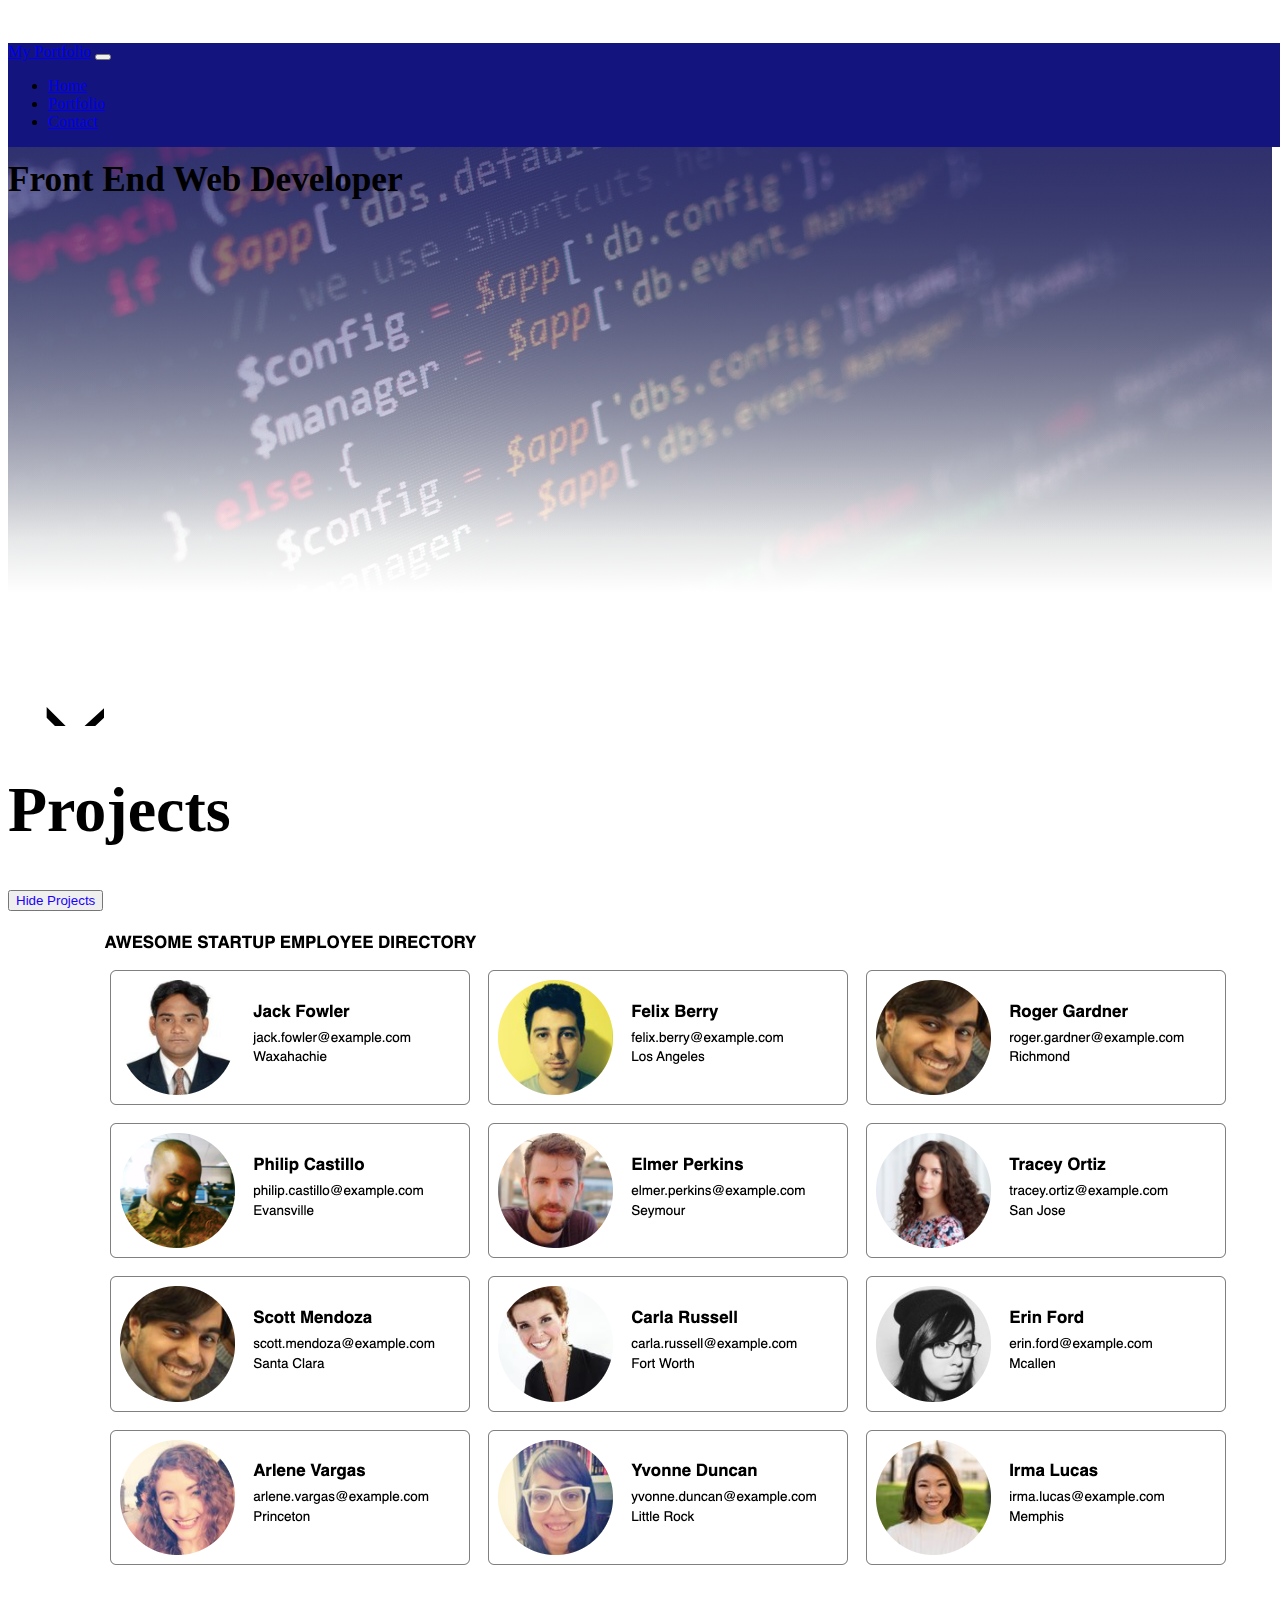
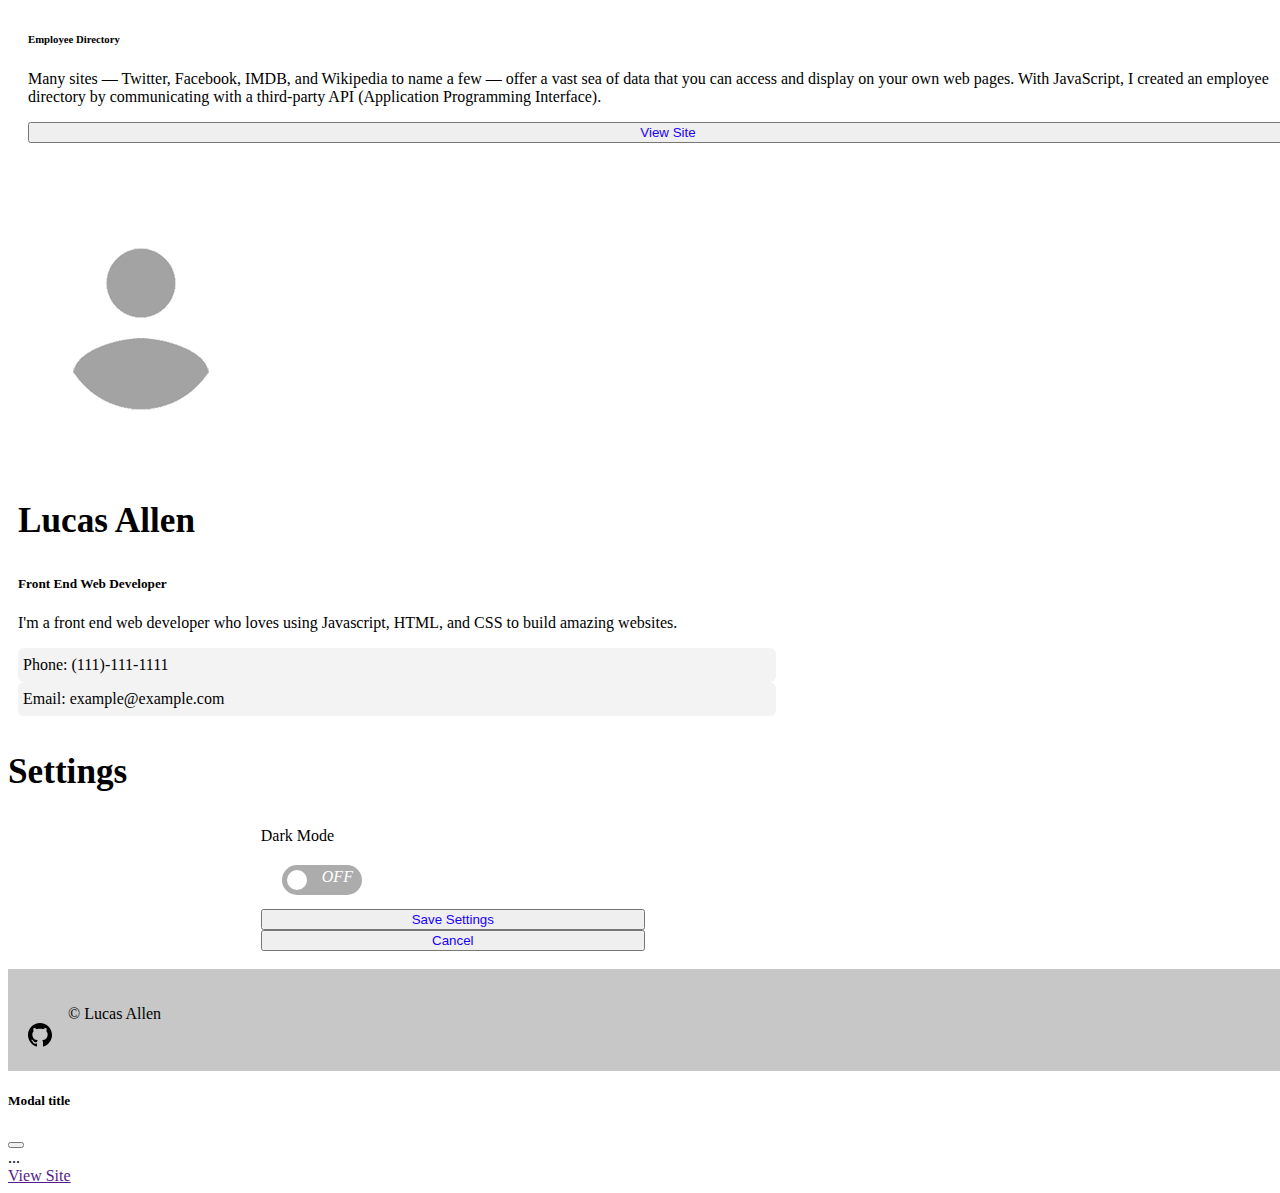
<file: index.html>
<!DOCTYPE html>
<html lang="en">
<head>
    <meta charset="UTF-8">
    <meta name="viewport" content="width=device-width, initial-scale=1.0">
    <title>Capstone Portfolio</title>
    <link rel="stylesheet" href="css/style.css">
    <link rel="icon" type="image/png" sizes="32x32" href="images/codingLogo.png">
</head>
<body>
    <!-- 
        ============
        Navigation
        ============
     -->
     <nav class="navbar navbar-expand-lg navbar-dark" id="home">
      <div class="container-fluid">
        <a class="navbar-brand" href="#">My Portfolio</a>
        <button class="navbar-toggler" type="button" data-bs-toggle="collapse" data-bs-target="#navbarSupportedContent" aria-controls="navbarSupportedContent" aria-expanded="false" aria-label="Toggle navigation">
          <span class="navbar-toggler-icon"></span>
        </button>
        <div class="collapse navbar-collapse" id="navbarSupportedContent">
          <ul class="navbar-nav me-auto mb-2 mb-lg-0">
            <li class="nav-item">
              <a class="nav-link" aria-current="page" href="#">Home</a>
            </li>
            <li class="nav-item">
              <a class="nav-link" href="#portfolio">Portfolio</a>
            </li>
            <li class="nav-item">
              <a class="nav-link" href="#contact" tabindex="-1">Contact</a>
            </li>
          </ul>
        </div>
      </div>
    </nav>

        <!-- 
        ============
        /////Navigation
        ============
     -->
    <div class="header d-flex align-items-start flex-column  justify-content-center" >
      <h1 class="display-2 text-center text-white">Lucas Allen</h1>
      <h3 class="lead text-center text-white">Front End Web Developer</h3>
    </div>

    <div class="d-flex justify-content-center arrow">
    <a href="#projects">
    <?xml version="1.0" encoding="UTF-8" standalone="no"?><!-- Generator: Gravit.io --><svg xmlns="http://www.w3.org/2000/svg" xmlns:xlink="http://www.w3.org/1999/xlink" style="isolation:isolate" viewBox="0 0 100 100" width="100pt" height="100pt"><defs><clipPath id="_clipPath_8p1D8SF1ivGH24BxOqLdsAyUqDIB2NpT"><rect width="100" height="100"/></clipPath></defs><g clip-path="url(#_clipPath_8p1D8SF1ivGH24BxOqLdsAyUqDIB2NpT)"><mask id="_mask_IO36ZFClcEPAdBBuRfFIJS0jMqmpCvu5"><path d=" M 29 35.5 L 50 56.5 L 72 36.5 L 72 43.5 L 50 64.5 L 29 43.5 L 29 35.5 Z " fill="white" stroke="none"/></mask><path d=" M 29 35.5 L 50 56.5 L 72 36.5 L 72 43.5 L 50 64.5 L 29 43.5 L 29 35.5 Z " fill="none"/><path d=" M 29 35.5 L 50 56.5 L 72 36.5 L 72 43.5 L 50 64.5 L 29 43.5 L 29 35.5 Z " fill="none" mask="url(#_mask_IO36ZFClcEPAdBBuRfFIJS0jMqmpCvu5)" vector-effect="non-scaling-stroke" class="fill" stroke-width="8" stroke="rgb(0,0,0)" stroke-linejoin="miter" stroke-linecap="square" stroke-miterlimit="3"/></g></svg>
  </a>
  </div>
    <section id="projects">
    <h1 class="text-center change">Projects</h1>
    </section>
    <div class="text-center">
      <button class="toggle-projects btn btn-primary inline">Hide Projects</button>
    </div>
    <div class=" flex-wrap justify-content-center flex-xs-column project-container" id="portfolio">

      <div class="col-md-4 col-lg-3 col-sm-10 card-container background-white">
        <div class="card border-none mb-3">
          <div>
              <img src="images/project-8-screenshot.png" class="card-img-top" alt="project 8">
              <div class="overlay"> <h3 class="overlay-text d-flex justify-content-center align-items-center">Project 8</h3></div>
            </div>
            
          <div class="card-body">
            <h6 class="title1">Employee Directory</h6>
            <p class="paragraph-1">Many sites — Twitter, Facebook, IMDB, and Wikipedia to name a few — offer a vast sea of data that you can access and display on your own web pages. With JavaScript, I created an employee directory by communicating with a third-party API (Application Programming Interface). </p>
          </div>
    </div>
    <div class="mt-auto">
      <button type="button" class="btn btn-primary view-site-button" data-bs-toggle="modal" data-bs-target="#exampleModal" id="1">View Site</button>
    </div>
      </div>



      <div class="col-md-4 col-lg-3 col-sm-10 card-container background-white">
        <div class="card border-none mb-3">
          <div>
            <img src="images/project-7-screenshot.png" class="card-img-top" alt="project 7" >
            <div class="overlay"> <h3 class="overlay-text d-flex justify-content-center align-items-center">Project 7</h3></div>
          </div>
            

          <div class="card-body">
            <h6 class="title2">WebApp Dashboard</h6>
            <p class="paragraph-2">An interactive dashboard for a web application using advanced web techniques including SVG graphics and JavaScript programming. The project involves creating tables, charts, graphics and other user interface components in a manner that promotes interactivity and usability.</p>
          </div>
    </div>
    <div class="mt-auto">
      <button type="button" class="btn btn-primary view-site-button" data-bs-toggle="modal" data-bs-target="#exampleModal"  id="2">View Site</button>
    </div>
      </div>



      <div class="col-md-4 col-lg-3 col-sm-10 card-container background-white">
        <div class="card border-none mb-3">
              
              <div>
                <img src="images/project-6-screenshot.png" class="card-img-top" alt="project 6">
                <div class="overlay"> <h3 class="overlay-text d-flex justify-content-center align-items-center">Project 6</h3></div>
              </div>

              
          <div class="card-body">
            <h6 class="title3">Wheel Of Sucess</h6>
            <p class="paragraph-3">In this project, I created a browser version of “Wheel of Success”, a word guessing game. I used Javascript to come up with a random phrase that players will try to guess by entering different letters into the program. You have five lives and the game ends when you lose them.</p>
          </div>
    </div>
    <div class="mt-auto">
      <button type="button" class="btn btn-primary view-site-button" data-bs-toggle="modal" data-bs-target="#exampleModal"  id="3">View Site</button>
    </div>
      </div>



      <div class="col-md-4 col-lg-3 col-sm-10 card-container background-white">
        <div class="card border-none mb-3">

          <div>
            <img src="images/project-5-screenshot.png" class="card-img-top" alt="project 5">
            <div class="overlay"> <h3 class="overlay-text d-flex justify-content-center align-items-center">Project 5</h3></div>
          </div>

            
          <div class="card-body">
            <h6 class="title4">Interactive Photo Gallery</h6>
            <p class="paragraph-4">Interactive image galleries are a common feature of many websites, from photo sites to e-commerce applications. Using HTML, CSS and the popular programming language JavaScript I created an interactive, searchable gallery of photos.</p>
          </div>
    </div>
    <div class="mt-auto">
      <button type="button" class="btn btn-primary view-site-button" data-bs-toggle="modal" data-bs-target="#exampleModal"  id="4">View Site</button>
    </div>
      </div>



      <div class="col-md-4 col-lg-3 col-sm-10 card-container background-white">
        <div class="card border-none mb-3">

          <div>
            <img src="images/project-4-screenshot.png" class="card-img-top" alt="project 4">
            <div class="overlay"> <h3 class="overlay-text d-flex justify-content-center align-items-center">Project 4</h3></div>
          </div>
            
          <div class="card-body">
            <h6 class="title5">Web Style Guide</h6>
            <p class="paragraph-5">Sass is used by many developers to make styling web pages with CSS easier and faster. I Created a style guide that can act as your own personal and custom Bootstrap that you can drop into any of your projects to speed up styling, layout and development in general.</p>
          </div>
      </div>
      <div class="mt-auto">
        <button type="button" class="btn btn-primary view-site-button" data-bs-toggle="modal" data-bs-target="#exampleModal"  id="5">View Site</button>
      </div>
</div>


<div class="col-md-4 col-lg-3 col-sm-10 card-container background-white">
  <div class="card border-none mb-3">
    <div>
      <img src="images/project-3-screenshot.png" class="card-img-top" alt="project 3" >
      <div class="overlay"> <h3 class="overlay-text d-flex justify-content-center align-items-center">Project 3</h3></div>
    </div>
      
    <div class="card-body">
      <h6 class="title6">Online Registration Form</h6>
      <p class="paragraph-6">Web forms appear everywhere online: forms allow users to order books, sign up for websites, and post to Facebook. This project uses a responsive, mobile-first registration form using a variety of HTML form elements.</p>
    </div>
</div>
<div class="mt-auto">
  <button type="button" class="btn btn-primary view-site-button" data-bs-toggle="modal" data-bs-target="#exampleModal"  id="6">View Site</button>
</div>
</div>
</div>

<br>
      <div class="container about" id="contact">
        <div class="flex-lg-row d-flex flex-sm-column about-contact">
          <div class="d-flex justify-content-center img-container">
            <img src="images/person.png"  class="img-fluid rounded-circle" alt="profile">
          </div>
          <div class="col-sm align-items-center d-flex about-text">
            <div class="column d-flex flex-column ml">
              <h3 class="text-center change">Lucas Allen</h3>
              <h5 class="text-center change">Front End Web Developer</h5>
              <p class="text-center change"> I'm a front end web developer who loves using Javascript, HTML, and CSS to build amazing websites.</p>
              <div class="background-gray change">Phone: <span>(111)-111-1111</span></div>
              <div class="background-gray change">Email: <span>example@example.com</span></div>
            </div>
          </div>
        </div>
      </div>


      <h3 class="text-center change">Settings</h3>
              <div class="d-flex flex-column setting">
                <div class="d-flex flex-row switch-div justify-content-end">
                <p class="dark-mode change">Dark Mode</p>
                <label for="switch" class="label">
                  <input type="checkbox" id="switch">
                  <i class="notifications"><span class="on">ON</span><span class="off">OFF</span></i>
                </label>
                </div>
                <div class="d-flex flex-wrap">
                  <button class="btn btn-primary save" type="button">Save Settings</button>
                  <button class="btn btn-secondary cancel" type="button">Cancel</button>
                </div>
              </div>
    <br>
      <footer class="d-flex align-items-center">
        <p class="footer-text">&copy; Lucas Allen</p>
       <a href="https://github.com/lukieboy" class="social-link" target="_blank">
        <svg xmlns="http://www.w3.org/2000/svg" width="24" height="24" viewBox="0 0 24 24" class="github"><path class="github-icon" d="M12 0c-6.626 0-12 5.373-12 12 0 5.302 3.438 9.8 8.207 11.387.599.111.793-.261.793-.577v-2.234c-3.338.726-4.033-1.416-4.033-1.416-.546-1.387-1.333-1.756-1.333-1.756-1.089-.745.083-.729.083-.729 1.205.084 1.839 1.237 1.839 1.237 1.07 1.834 2.807 1.304 3.492.997.107-.775.418-1.305.762-1.604-2.665-.305-5.467-1.334-5.467-5.931 0-1.311.469-2.381 1.236-3.221-.124-.303-.535-1.524.117-3.176 0 0 1.008-.322 3.301 1.23.957-.266 1.983-.399 3.003-.404 1.02.005 2.047.138 3.006.404 2.291-1.552 3.297-1.23 3.297-1.23.653 1.653.242 2.874.118 3.176.77.84 1.235 1.911 1.235 3.221 0 4.609-2.807 5.624-5.479 5.921.43.372.823 1.102.823 2.222v3.293c0 .319.192.694.801.576 4.765-1.589 8.199-6.086 8.199-11.386 0-6.627-5.373-12-12-12z"/></svg>
      </a>
      </footer>


    <script src="https://cdn.jsdelivr.net/npm/@popperjs/core@2.5.4/dist/umd/popper.min.js" integrity="sha384-q2kxQ16AaE6UbzuKqyBE9/u/KzioAlnx2maXQHiDX9d4/zp8Ok3f+M7DPm+Ib6IU" crossorigin="anonymous"></script>
    <script src="https://cdn.jsdelivr.net/npm/bootstrap@5.0.0-beta1/dist/js/bootstrap.min.js" integrity="sha384-pQQkAEnwaBkjpqZ8RU1fF1AKtTcHJwFl3pblpTlHXybJjHpMYo79HY3hIi4NKxyj" crossorigin="anonymous"></script>
    <link href="https://cdn.jsdelivr.net/npm/bootstrap@5.0.0-beta1/dist/css/bootstrap.min.css" rel="stylesheet" integrity="sha384-giJF6kkoqNQ00vy+HMDP7azOuL0xtbfIcaT9wjKHr8RbDVddVHyTfAAsrekwKmP1" crossorigin="anonymous">
    <script src="https://cdn.jsdelivr.net/npm/bootstrap@5.0.0-beta1/dist/js/bootstrap.bundle.min.js" integrity="sha384-ygbV9kiqUc6oa4msXn9868pTtWMgiQaeYH7/t7LECLbyPA2x65Kgf80OJFdroafW" crossorigin="anonymous"></script>
    <script src="js/app.js"></script>




<!-- Modal -->
<div class="modal fade" id="exampleModal" tabindex="-1" aria-labelledby="exampleModalLabel" aria-hidden="true">
  <div class="modal-dialog">
    <div class="modal-content">
      <div class="modal-header">
        <h5 class="modal-title" id="exampleModalLabel">Modal title</h5>
        <button type="button" class="btn-close" data-bs-dismiss="modal" aria-label="Close"></button>
      </div>
      <div class="modal-body">
        ...
      </div>
      <div class="modal-skills">
      </div>
      <div class="modal-footer">
        <a href="" class="modal-button site-link btn btn-primary" target="_blank" role="button">
          View Site
        </a>
      </div>
    </div>
  </div>
</div>
</body>
</html>
</file>
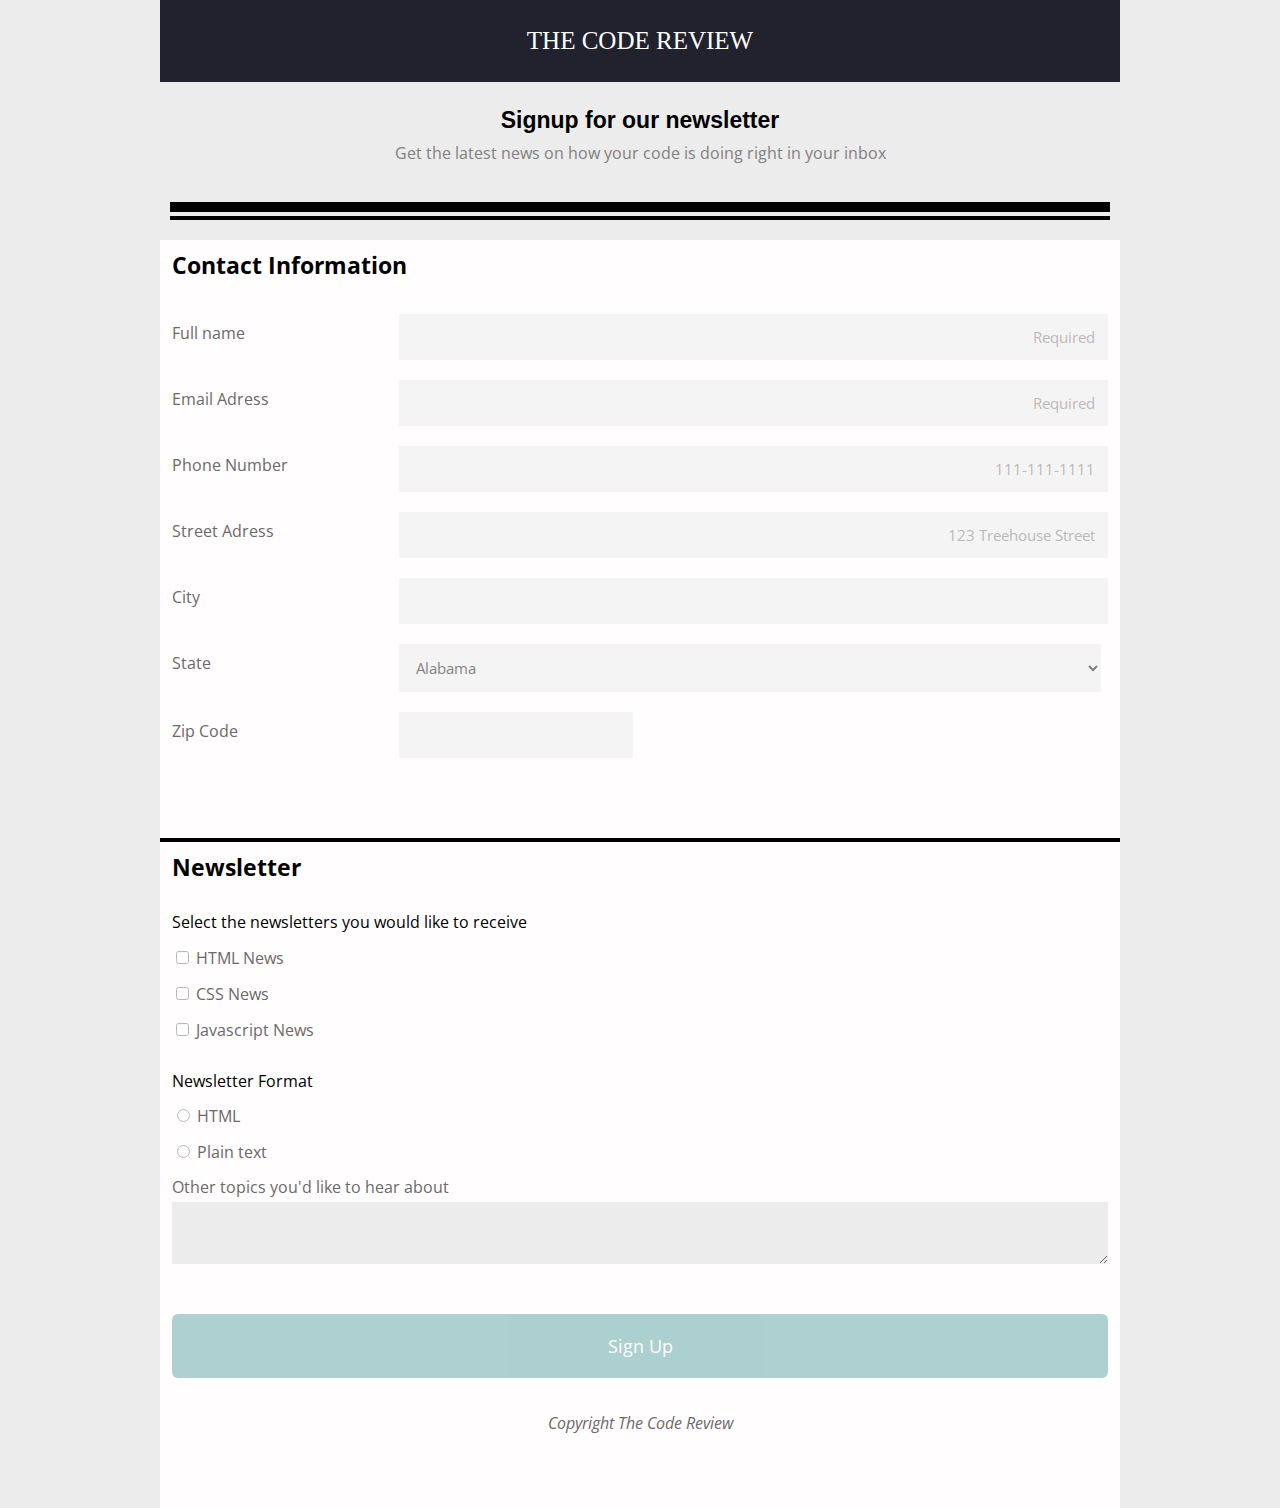
<file: projects/3-project/index.html>
<!DOCTYPE html>
<html lang="en">
<head>
    <meta charset="UTF-8">
    <meta name="viewport" content="width=device-width, initial-scale=1.0">
    <meta http-equiv="X-UA-Compatible" content="ie=edge">
    <link rel="stylesheet" href="normalize.css">
    <link rel="stylesheet" href="styles.css">
    <title>The code Review</title>
    <link href="https://fonts.googleapis.com/css2?family=Open+Sans&display=swap" rel="stylesheet">
</head>
<body>

        <header class="flex header">
            <h1 class="title">The code review</h1>
        </header>
            <h1 class="subtitle">Signup for our newsletter</h1>
            <p class="description">Get the latest news on how your code is doing right in your inbox</p>
            <p class="background"></p>
            <hr class="thick">
            <hr class="thin">







    <form>
        <fieldset class="flex container-1">
                    <legend class="contact">Contact Information</legend>

                        <div class="flex-pair">
                            <label for="user-name">Full name</label>
                            <input required type="text" id="user-name" placeholder="Required" name="user-name">
                        </div>

                        <div class="flex-pair">
                            <label for="user-email">Email Adress</label>
                            <input type="email" id="user-email"  name="user-email" placeholder="Required" required>
                        </div>

                        <div class="flex-pair">
                            <label for="user-phone">Phone Number</label>
                            <input type="tel" id="user-phone" name="user-phone" placeholder="111-111-1111"  pattern="[0-9]{3}-[0-9]{3}-[0-9]{4}" class="left">
                        </div>  

                        <div class="flex-pair">
                            <label for="user-adress">Street Adress</label>
                            <input type="text" id="user-adress" name="user-adress" placeholder="123 Treehouse Street" >
                        </div>

                        <div class="flex-pair">
                            <label for="user-city">City</label>
                            <input type="text" id="user-city" name="user-city" >
                        </div>


                        <div class="flex-pair">
                            <label for="users-state">State</label>
                            <select id="users-state" name="users-state" class="select" >
                                <optgroup label="Choose State"></optgroup>
                                <option value="AL">Alabama</option>
                                <option value="AK">Alaska</option>
                                <option value="AZ">Arizona</option>
                                <option value="AR">Arkansas</option>
                                <option value="CA">California</option>
                                <option value="CO">Colorado</option>
                                <option value="CT">Connecticut</option>
                                <option value="DE">Delaware</option>
                                <option value="DC">District Of Columbia</option>
                                <option value="FL">Florida</option>
                                <option value="GA">Georgia</option>
                                <option value="HI">Hawaii</option>
                                <option value="ID">Idaho</option>
                                <option value="IL">Illinois</option>
                                <option value="IN">Indiana</option>
                                <option value="IA">Iowa</option>
                                <option value="KS">Kansas</option>
                                <option value="KY">Kentucky</option>
                                <option value="LA">Louisiana</option>
                                <option value="ME">Maine</option>
                                <option value="MD">Maryland</option>
                                <option value="MA">Massachusetts</option>
                                <option value="MI">Michigan</option>
                                <option value="MN">Minnesota</option>
                                <option value="MS">Mississippi</option>
                                <option value="MO">Missouri</option>
                                <option value="MT">Montana</option>
                                <option value="NE">Nebraska</option>
                                <option value="NV">Nevada</option>
                                <option value="NH">New Hampshire</option>
                                <option value="NJ">New Jersey</option>
                                <option value="NM">New Mexico</option>
                                <option value="NY">New York</option>
                                <option value="NC">North Carolina</option>
                                <option value="ND">North Dakota</option>
                                <option value="OH">Ohio</option>
                                <option value="OK">Oklahoma</option>
                                <option value="OR">Oregon</option>
                                <option value="PA">Pennsylvania</option>
                                <option value="RI">Rhode Island</option>
                                <option value="SC">South Carolina</option>
                                <option value="SD">South Dakota</option>
                                <option value="TN">Tennessee</option>
                                <option value="TX">Texas</option>
                                <option value="UT">Utah</option>
                                <option value="VT">Vermont</option>
                                <option value="VA">Virginia</option>
                                <option value="WA">Washington</option>
                                <option value="WV">West Virginia</option>
                                <option value="WI">Wisconsin</option>
                                <option value="WY">Wyoming</option>
                            </select>
                        </div>
                        
                        <div class="flex-pair">         
                            <label for="user-zip">Zip Code</label>
                            <input type="text" id="user-zip" name="user-zip" class="select">
                        </div>   
        </fieldset>
        <hr>

    <fieldset class="container-2">

            <legend>Newsletter</legend>
            <p class="left">Select the newsletters you would like to receive</p>


                <input type="checkbox" id="user-news-option1" name="user-news-option">
                <label for="user-news-option1">HTML News</label><br>


                <input type="checkbox" id="user-news-option2" name="user-news-option">
                <label for="user-news-option2">CSS News</label><br>


                <input type="checkbox" id="user-news-option3" name="user-news-option">
                <label for="user-news-option3">Javascript News</label>




            <p class="left">Newsletter Format</p>


                <input type="radio" id="user-news-format1" name="user-news-format" class="inline">
                <label for="user-news-format1">HTML</label><br>

                <input type="radio" id="user-news-format2" name="user-news-format">
                <label for="user-news-format2">Plain text</label><br>

                <div class="container-3 flex">
                    <label for="user-topics">Other topics you'd like to hear about</label>
                    <textarea  name="user-topics" id="user-topics"></textarea>
                    <input type="submit" value="Sign Up" class="btn">
                    <p class="copyright">Copyright The Code Review</p>
                </div>
    </fieldset>
    </form>


</body>
</html>
</file>
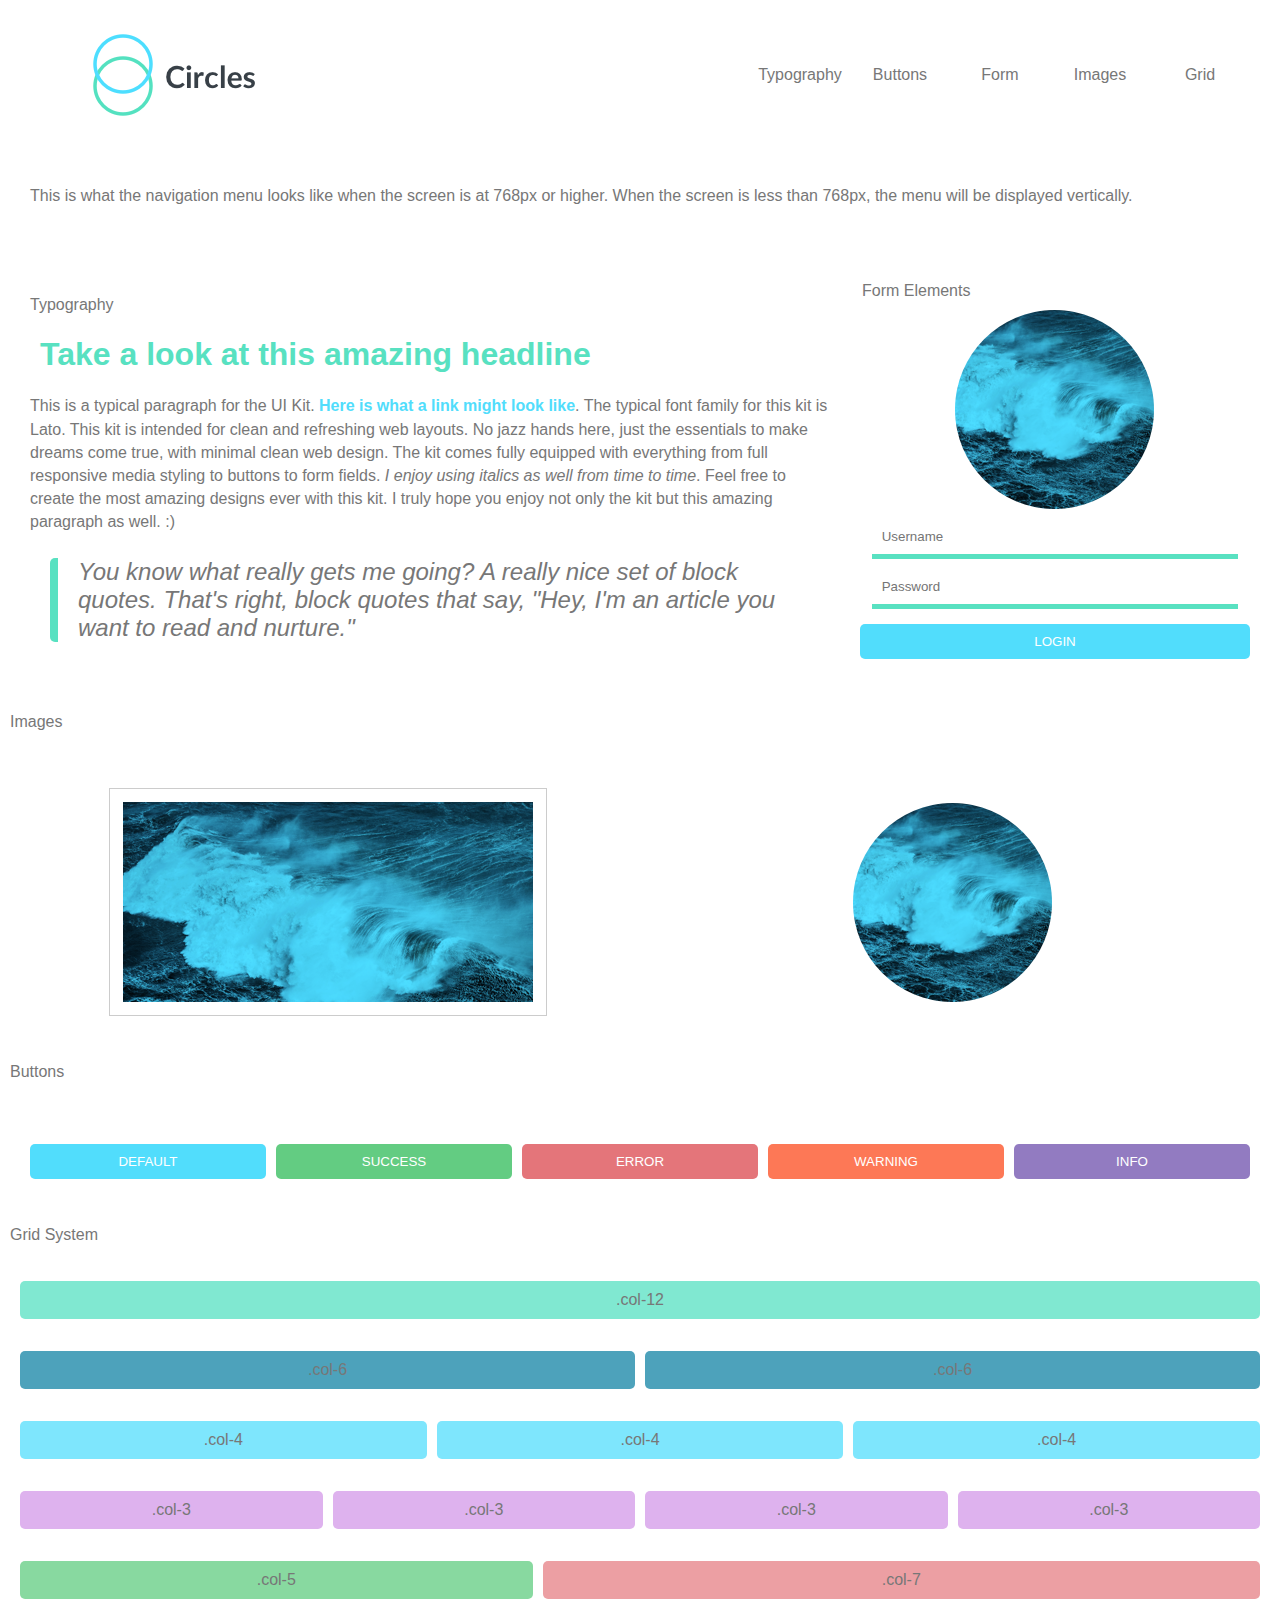
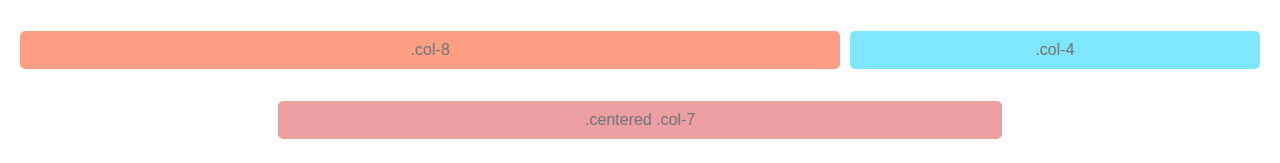
<file: projects/4-project/index.html>
<!doctype html>
<html lang="en">

<head>
  <meta charset="utf-8">
  <title>Circles UI Kit</title>
  <meta name="viewport" content="width=device-width, initial-scale=1">
  <link rel="stylesheet" href="css/styles.css">
</head>

<body class="container">
  <header class="row">
    <div class="col-3">
      <a class="link" href="/">
        <img class="img img-logo" alt="circles logo" src="images/logo.png">
      </a>
    </div>
    <div class="col-9">
      <nav class="nav">
        <a class="nav-link" href="#type">Typography</a>
        <a class="nav-link" href="#buttons">Buttons</a>
        <a class="nav-link" href="#forms">Form</a>
        <a class="nav-link" href="#images">Images</a>
        <a class="nav-link" href="#grid">Grid</a>
      </nav>
    </div>
  </header>

  <div class="row">
    <div class="col-12">
      <div class="card">
        <p>This is what the navigation menu looks like when the screen is at 768px or higher. When the screen is less
          than 768px,
          the menu will be displayed vertically.</p>
      </div>
    </div>
  </div>

  <div class="row">
    <div class="col-8">
      <div class="card">
        <h4 id="type" class="headline-secondary">Typography</h4>
        <h1 class="headline-primary">Take a look at this amazing headline</h1>
        <p>This is a typical paragraph for the UI Kit. <a href="#" class="link">Here is what a link might look like</a>.
          The
          typical font family for this kit is Lato. This kit is intended for clean and refreshing web layouts.
          No jazz hands here, just the essentials to make dreams come true, with minimal clean web design. The kit comes
          fully equipped with everything from full responsive media styling to buttons to form fields. <em>I enjoy using
            italics as well from time to time</em>.
          Feel free to create the most amazing designs ever with this kit. I truly hope you enjoy not only the kit but
          this
          amazing paragraph as well. :)</p>
        <blockquote class="blockquote">You know what really gets me going? A really nice set of block quotes. That's
          right, block quotes that say, "Hey,
          I'm an article you want to read and nurture."</blockquote>
      </div>
    </div>
    <div class="col-4">
      <form class="form">
        <legend id="forms" class="headline-secondary">Form Elements</legend>
        <img class="img-avatar" src="images/avatar.png" alt="Avatar">
        <label class="hidden" for="username">Username:</label>
        <input class="input" type="text" id="username" placeholder="Username">
        <label class="hidden" for="password">Password:</label>
        <input class="input" type="password" id="password" placeholder="Password">
        <button class="btn default" type="submit" value="Login">Login</button>
      </form>
    </div>
  </div>

  <h4 id="images" class="headline-secondary">Images</h4>

  <div class="row">
    <div class="col-6">
      <img class="img img-frame" src="images/image.png" alt="sample image">
    </div>
    <div class="col-6">
      <img class="img img-avatar" src="images/avatar.png" alt="Avatar">
    </div>
  </div>

  <h4 id="buttons" class="headline-secondary">Buttons</h4>

  <div class="row">
    <div class="col-12">
      <button class="btn default">default</button>
      <button class="btn success">success</button>
      <button class="btn error">error</button>
      <button class="btn warning">warning</button>
      <button class="btn info">info</button>
    </div>
  </div>

  <h4 id="grid" class="headline-secondary">Grid System</h4>

  <div class="row">
    <div class="col-12 theme">.col-12</div>
  </div>
  <div class="row">
    <div class="col-6 theme">.col-6</div>
    <div class="col-6 theme">.col-6</div>
  </div>
  <div class="row">
    <div class="col-4 theme">.col-4</div>
    <div class="col-4 theme">.col-4</div>
    <div class="col-4 theme">.col-4</div>
  </div>
  <div class="row">
    <div class="col-3 theme">.col-3</div>
    <div class="col-3 theme">.col-3</div>
    <div class="col-3 theme">.col-3</div>
    <div class="col-3 theme">.col-3</div>
  </div>
  <div class="row">
    <div class="col-5 theme">.col-5</div>
    <div class="col-7 theme">.col-7</div>
  </div>
  <div class="row">
    <div class="col-8 theme">.col-8</div>
    <div class="col-4 theme">.col-4</div>
  </div>
  <div class="row">
    <div class="col-7 theme centered">.centered .col-7</div>
  </div>

</body>

</html>
</file>
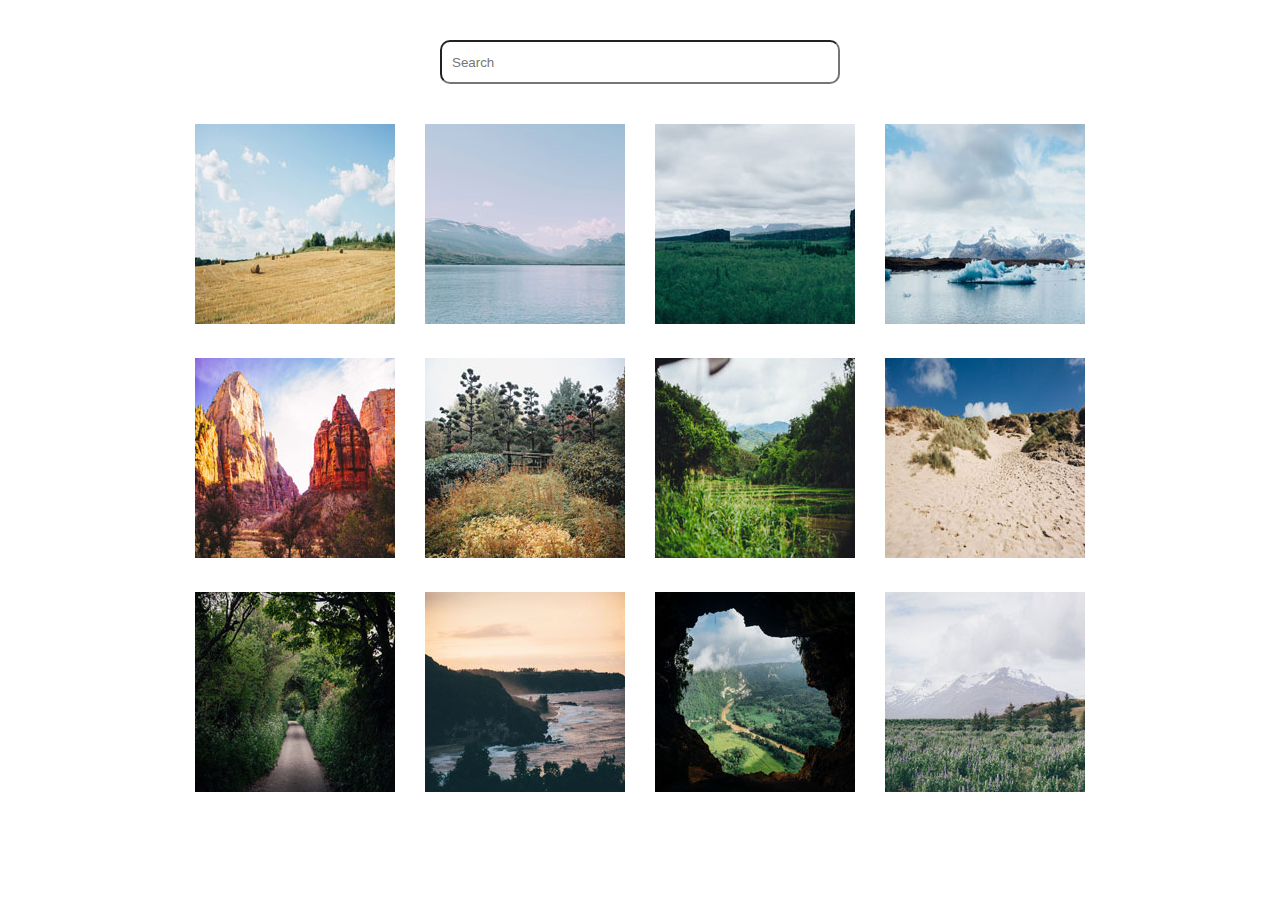
<file: projects/5-project/index.html>
<!DOCTYPE html>
<html>
  <head>
    <title>Photo Style Guide</title>
	  <link href='https://fonts.googleapis.com/css?family=Varela+Round' rel='stylesheet' type='text/css'>
    <link href="css/style.css" rel="stylesheet">
    <link rel="stylesheet" href="css/baguetteBox.css">
    <meta charset="UTF-8">
    <meta name="viewport" content="width=device-width, initial-scale=1.0">
  </head>
  <body>
        
      <input type='search' name='search' placeholder='Search' id='search'>

        <div class='gallery'>
            <div class="grid">
                <a href="photos/01.jpg" data-caption="I love hay bales. Took this snap on a drive through the countryside past some straw fields.">
                <img src='photos/thumbnails/01.jpg' alt='Hay Bales'>
                </a>

                <a href="photos/02.jpg" data-caption="The lake was so calm today. We had a great view of the snow on the mountains from here.">
                    <img src='photos/thumbnails/02.jpg' alt='Lake'>
                </a>

                <a href="photos/03.jpg" data-caption="
                I hiked to the top of the mountain and got this picture of the canyon and trees below.">
                    <img src='photos/thumbnails/03.jpg' alt='Canyon'>
                </a>

                <a href="photos/04.jpg" data-caption="
                It was amazing to see an iceberg up close, it was so cold but didn’t snow today. ">
                    <img src='photos/thumbnails/04.jpg' alt='iceberg'>
                </a>

                <a href="photos/05.jpg" data-caption="
                The red cliffs were beautiful. It was really hot in the desert but we did a lot of walking through the canyons.">
                    <img src='photos/thumbnails/05.jpg' alt='desert'>
                </a>

                <a href="photos/06.jpg" data-caption="
                Fall is coming, I love when the leaves on the trees start to change color.">
                    <img src='photos/thumbnails/06.jpg' alt='Fall'>
                </a>

                <a href="photos/07.jpg" data-caption="I drove past this plantation yesterday, everything is so green!">
                    <img src='photos/thumbnails/07.jpg' alt='plantation'>
                </a>

                <a href="photos/08.jpg" data-caption="My summer vacation to the Oregon Coast. I love the sandy dunes!">
                    <img src='photos/thumbnails/08.jpg' alt='dunes'>
                </a>

                <a href="photos/09.jpg" data-caption="We enjoyed a quiet stroll down this countryside lane. ">
                    <img src='photos/thumbnails/09.jpg' alt='countryside lane'>
                </a>

                <a href="photos/10.jpg" data-caption="Sunset at the coast! The sky turned a lovely shade of orange.">
                    <img src='photos/thumbnails/10.jpg' alt='sunset'>
                </a>

                <a href="photos/11.jpg" data-caption="I did a tour of a cave today and the view of the landscape below was breathtaking.">
                    <img src='photos/thumbnails/11.jpg' alt='cave'>
                </a>

                <a href="photos/12.jpg" data-caption="I walked through this meadow of bluebells and got a good view of the snow on the mountain before the fog came in.">
                    <img src='photos/thumbnails/12.jpg' alt='bluebells'>
                </a>
        </div>
    </div>


    <script src="js/app.js" async></script>
    <script src="js/bauguetteBox.js" async></script>
    <script src="js/searchFilter.js"></script>
  </body>
</html>
</file>
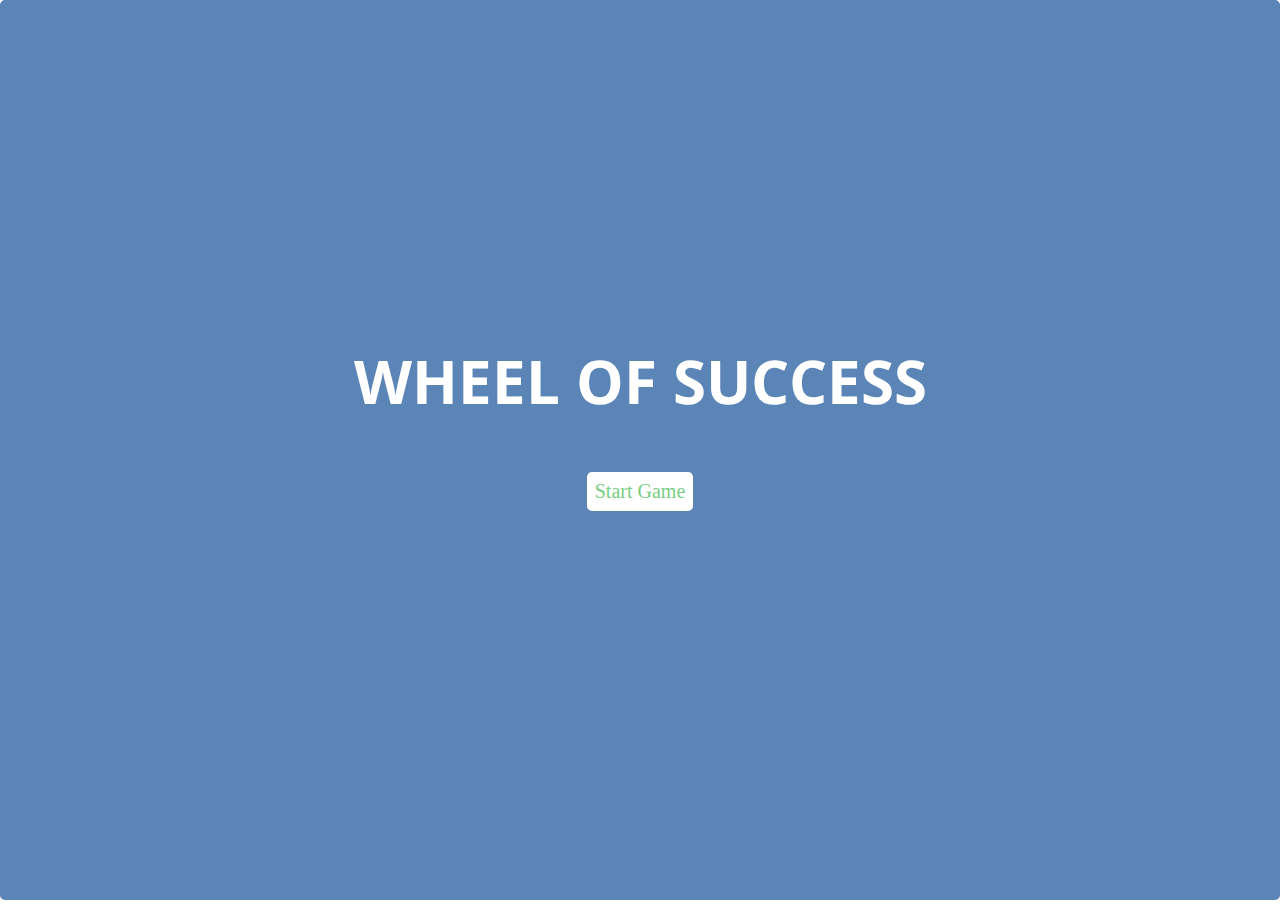
<file: projects/6-project/index.html>
<!DOCTYPE html>
<html lang="en">
  <head>
    <meta charset="utf-8">
    <title>Wheel of Success!</title>
    <meta name="viewport" content="width=device-width, initial-scale=1.0">
    <link href="css/styles.css" rel="stylesheet">
  </head>
  <body>
    <div class="main-container">
      <div id="overlay" class="start">
        <h2 class="title">Wheel of Success</h2>
        <a class="btn__reset">Start Game</a>
      </div>

      <div id="banner" class="section">
        <h2 class="header">Wheel of Success</h2>
      </div>

      <div id="phrase" class="section">
        <ul></ul>
      </div>
      <div id="qwerty" class="section">
        <div class="keyrow">
          <button>q</button><button>w</button><button>e</button><button>r</button><button>t</button><button>y</button><button>u</button><button>i</button><button>o</button><button>p</button>
        </div>
        <div class="keyrow">
          <button>a</button><button>s</button><button>d</button><button>f</button><button>g</button><button>h</button><button>j</button><button>k</button><button>l</button>
        </div>
        <div class="keyrow">
          <button>z</button><button>x</button><button>c</button><button>v</button><button>b</button><button>n</button><button>m</button>
        </div>
      </div>

      <div id="scoreboard" class="section">
        <ol>
          <li class="tries"><img src="images/liveHeart.png" height="35px" width="30px"></li>
          <li class="tries"><img src="images/liveHeart.png" height="35px" width="30px"></li>
          <li class="tries"><img src="images/liveHeart.png" height="35px" width="30px"></li>
          <li class="tries"><img src="images/liveHeart.png" height="35px" width="30px"></li>
          <li class="tries"><img src="images/liveHeart.png" height="35px" width="30px"></li>
        </ol>
      </div>
    </div>
    <script type="text/javascript" src="app.js"></script>
  </body>
</html>
</file>
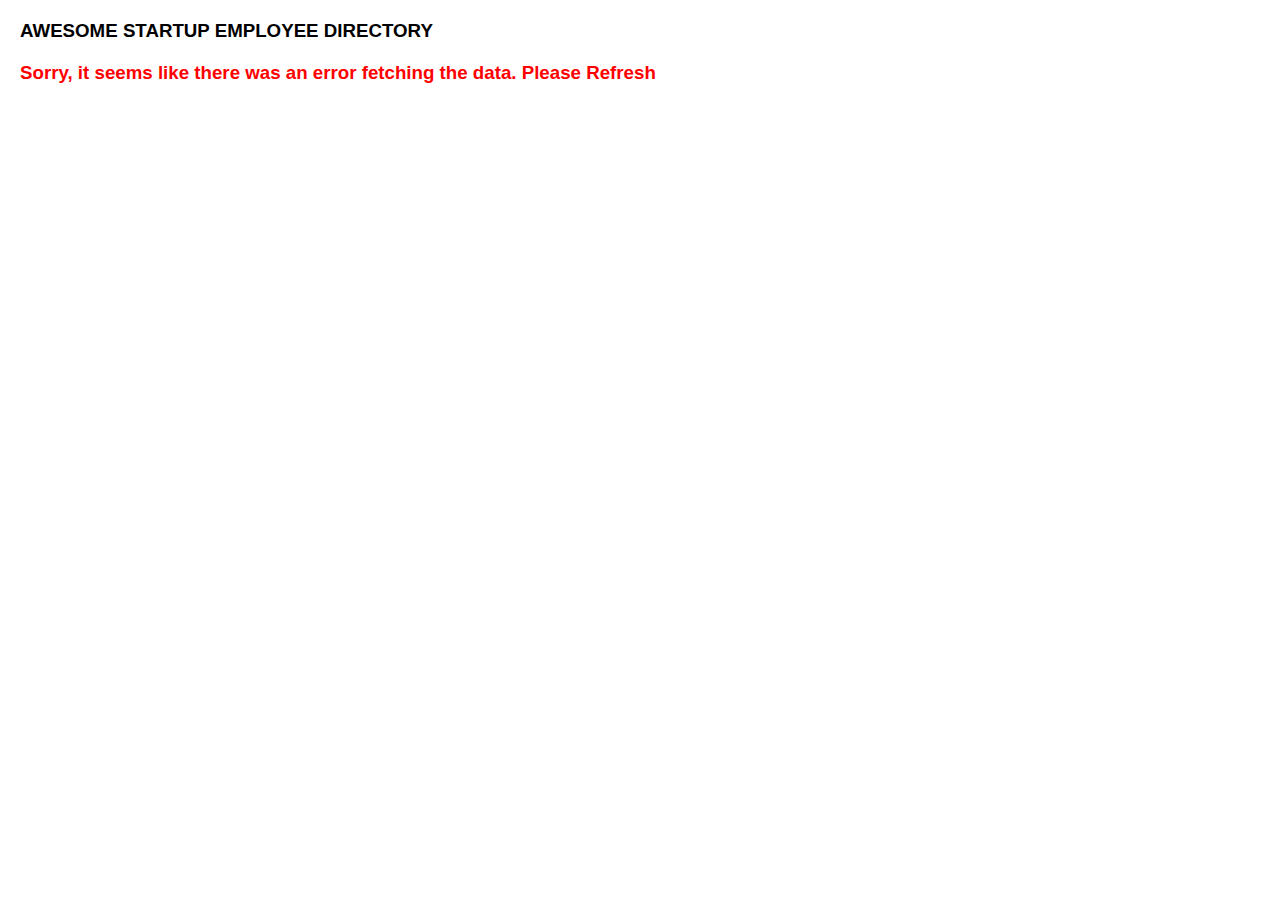
<file: projects/8-project/index.html>
<!DOCTYPE html>
<html lang="en">
<head>
    <meta charset="UTF-8">
    <meta name="viewport" content="width=device-width, initial-scale=1.0">
    <title>Employees Directory</title>
    <link href="style.css" rel="stylesheet">
    <link href="normalize.css" rel="stylesheet">
</head>
<body>
    <h3 class="title">AWESOME STARTUP EMPLOYEE DIRECTORY</h3>
    <h3 class="error"></h3>
    <div class="grid">
    </div>
    
    <div class="overlay"></div>
        <div class="card">

        </div>

    <script src="app.js"></script>
</body>
</html>
</file>
<file: css/style.css>
.header{
    background:linear-gradient(rgb(46, 46, 122), transparent 90%),
                          linear-gradient(0deg, rgb(255, 255, 255), transparent ),
                        orange url('../images/coding-bg.jpg') no-repeat center;
    height: 550px;
}
*{
    box-sizing: border-box;
}

.text-center{
    margin-left: auto;
    margin-right: auto;
}

.navbar{
    background-color: rgb(20, 20, 126);
}

h1{
    font-size: 4rem !important;
}

h3{
    font-size: 2.2rem !important;
}

.p-2{
    display: inline;
    max-width:30%;
}

.card-body{
}

.col-lg-3{
    margin: 5px 20px;
}

/* .card-body{
    height: 354px;
}

@media(min-width:800px){
    .card-body{
        height: 330px;
    }
}

@media(min-width:372px){
    .card-body{
        height: 259px;
    }
}


.card-body{
    height: 390px;
} */

.card{
    border: none !important;
}

.col-sm-10{
    display: flex; 
    flex-direction: column;
}
.mt-auto{
     margin-top: auto;
 }

 .view-site-button{
    display: block;
     width: 100%;
 }

 footer{
     background-color: rgb(199, 199, 199);
     display: block;
     width: 100vw;
     padding: 20px;
 }


 .footer-text{
     margin-left: 40px;
     margin-bottom:0;
 }

 .social-link{
     margin-left:auto;
     margin-right: 40px;
 }

 .about{
     margin: 30px 0 30px;
 }

 @media(min-width:768px){
     .ml{
     margin-left: 10px;
 }
 .about{
    width:60vw !important;
}
}
h4,.modal-skills p{
    margin-left:13px;
}

.overlay{
    position: absolute;
    top: 0;
    text-align: center;
    width: 100%;
}

.overlay-text{
        opacity:0;
        background-color:gray
}
.overlay-text:hover{
    transition: 0.5s opacity ease-in;
    opacity: 0.8;
}



.project-container{
    display: flex;
}

.background-gray{
    background-color: rgb(243, 243, 243);
    border-radius: 6px;
    padding: 8px 5px;
}

#home{
    position: fixed;
    width: 100vw;
    z-index: 300;
}
button:hover,
.background-gray:hover{
    cursor: pointer;
}



.card-img-top:hover{
    border: 1px rgb(201, 201, 201) solid;
}


.overlay-text,
.card-img-top{
    /* border-radius: 10px; */
}

button{
    color:rgb(25, 0, 255);
}


.background-white{
    background-color:white;
    border-radius: 10px;
}

.background-black{
    background-color: black;
    color:white;
    
    border-radius: 10px;
}

.hide{
    width:0;
    height:0;
}












.notifications {
    display: inline-block;
}

.notifications {
    transition: background-color 1s ease-in-out;
    margin: 10px;
}

.notifications {
    width: 80px;
    height: 30px;
    background-color: rgb(172, 172, 172);
    border-radius: 35px;
    margin-left: 0;
}



.notifications::before {
    content: "";
    background-color: white;
    width: 20px;
    height: 20px;
    position: absolute;
    border-radius: 50%;
    margin-top: 5px;
    margin-left: 5px;
    transition: transform 1s ease-in-out;
}



#switch{
    opacity: 0;
    position: relative;
    width: 0;
    height: 0;
}



.label {
    height: 40px;
}



.notifications{
    transition: background-color 1s ease-in-out;
    margin: 10px;
}
input:checked + .notifications:before{
    transform: translateX(50px);
}

input:checked + .notifications{
    background-color: rgb(82, 82, 165);
}

#switch{
    opacity:0;
    position: relative;
    width:0;
    height:0;
}

.notifications .on{
    position: absolute;
    margin-left:5px;
    display: none;
    color: white;
    margin-top: 3px;
}
.notifications .off{
    position: absolute;
    margin-left: 40px;
    display: inline;
    color:white;
    margin-top: 3px;
}


input:checked + .notifications .on{
    display: inline;
    color: white;
}

input:checked + .notifications .off{
    display: none;
    color: white;
}


.dark-mode{
    margin-right: auto;
    margin-bottom: 0;
    height: 60%;
    margin-top: 10px;
    margin-bottom: 10px;
}


/* .save{
    display: block;
    width: 80%;
    margin: auto;
} */

.setting{
    width: 60%;
    margin: auto;
}

.save,
.cancel{
    width: 60vw;
}

@media(min-width: 768px){
    .save,
    .cancel{
        width: 30vw;
    }


}

.img-container{
    padding: 20px;
}

@media(max-width: 768px){
    .about-contact{
        flex-direction: column;
    }
}

.github:hover{
    fill: gray;
    cursor: pointer;
}

.fill{
    transform: translateY(50px);
}

@keyframes bounce{
    0%{
        transform: translateY(0);
    }
    25%{
        transform: translateY(-5px);
    }
    50%{
        transform: translateY(8px);
    }
    75%{
        transform: translateY(-8px);
    }
    100%{
        transform: translateY(0);
    }
    
}

.fill{
    animation: bounce 1s infinite;
}

svg:hover{
    cursor: pointer;
}
</file>
<file: projects/3-project/styles.css>
/*===========================
           FLEXBOX
===========================*/

.left{
  text-align:left;
}
*{
  font-family: 'Open Sans', sans-serif;
}
.flex{
  display: flex;
}

.container-1{
  flex-direction: column;
  justify-content: center;

}

.title,
.description,
.subtitle{
  align-self: center;
}

.header{
  flex-direction:column;
  background-color: rgb(34, 34, 46);
}

.container-2{
  margin: 10px 10px 0 10px;
}

.container-3{
  flex-direction: column;
}


/*===========================
  CONACT INFO FORM STYLES
===========================*/

input[type="text"],
input[type="email"],
input[type="number"],
input[type="radio"],
input[type="checkbox"],
input[type="tel"],
textarea,
.select{
  padding: 13px;
  background-color: rgb(236, 236, 236);
  margin-bottom: 20px;
  border: none;
}


label{
  color: rgb(107, 105, 105);
  padding-bottom: 5px;
}

.contact{
  margin-bottom: 30px;
}

legend{
  font-size: 23px;
  font-weight: bold;
}





/*===========================
  TITLE STYLES
===========================*/
.title{
  color: white;
  text-transform: uppercase;
  font-size: 25px;
  padding:10px 0 10px;
  font-family: serif;
  font-weight: lighter;
}

.subtitle{
  font-size: 23px;
  font-family: Arial, Helvetica, sans-serif;
  margin-top: 25px;
  margin-bottom:0;
  text-align:center;
}

.description{
  color: rgb(129, 127, 127);
  text-align: center;
  margin-top: 10px;
  margin-bottom: 40px;
  padding-right: 5px;
  padding-left: 5px;
}

.thick{
  border: black solid 5px;
  margin:  0 10px 4px 10px ;
}

.thin{
  border: black solid 2px;
  margin-bottom:10px;
  margin-top:0;
  margin:  0 10px 20px 10px ;
}

/*===========================
  FOOTER STYLES
===========================*/


.inline{
  display: inline-block;
}

input[type="submit"]{
  background-color: rgb(54, 136, 67);
  padding: 20px 0 20px 0;
  margin: 30px 0 20px 0;
  border-radius: 6px;
  color:white;
  border: rgb(54, 136, 67);
}

p{
  text-align: center;
}
.copyright{
  font-style: italic;
  color:rgb(107, 105, 105);
}


/*===========================
  WHOLE PAGE STYLES
===========================*/

body{
  font-family: sans-serif, Arial, Helvetica, serif;
}
.container-2{
margin:0;
}

.container-1 {
display: flex;
flex-direction: column;
}


@media(min-width: 768px){


  .container-1 {
    display: flex;
    flex-flow: row wrap;
    align-items: center;
    width:75%;
  }

  body{
    width: 75%;
    margin: 0 auto;
  }

  label{
    margin-right: 40px;
  }

  .container-1 input {
    flex-grow: 1;
    flex-basis: 75%;
  }

  .container-1{
    width:100%;
    margin: 0;
  }
  .container-1 .flex-pair {
    display:flex;
    flex-direction: row;
    width:100%;
    margin: 0;
  }

  .flex-pair1[id="zip"] {
    display:flex;
    flex-direction: row;
    margin: 0;
    flex-shrink: 4;
  }

  .flex-pair{
    display:flex;
    width:75%;
  }
  .input{
    justify-content: flex-end;
  }

  .container-1 label{
    width: 20%;
    margin-top: 10px;
  }

  .select{
    width:75%;
  }





}

#user-zip{
  max-width: 25%;
}


.flex-pair{  
  display: flex;
  flex-direction: column;
}


@media(max-width: 768px){
body {
  margin: 0;
}
}


fieldset{
  width: 100%;
  border: none;
}



form{
  max-width: 1024px;
}


::placeholder{
  text-align: right;
}


* {
box-sizing: border-box;
}

input{
  text-align: left;
}


.container-1 input:hover{
  background-color: rgb(243, 237, 237);
  border: black 0.5px solid;
}


select:hover{
  background-color: rgb(243, 237, 237);
  border: black 0.5px solid;
}


fieldset{
  background-color:rgb(255, 253, 253);
  border-top: 50px rgb(255, 253, 253) solid;
  border-bottom: 50px rgb(255, 253, 253) solid;
}


body{
  background-color: rgb(236, 236, 236);
}

hr{
  margin: 0;
  border: black solid 2px;
}

input[type="submit"]{
  text-align:center;
  font-size: 18px;
  background-color:rgb(91, 163, 165);
}


.btn,
input,
select{
  font-size: 15px;
  opacity: 0.5;
  transition: 1s;
}

.btn:hover,
input:hover,
select:hover {
  opacity: 1
}
</file>
<file: projects/4-project/css/styles.css>
/* ============================================= */
/*              Base styles                      */
/* ============================================= */

* {
  font-family: 'Lato', sans-serif;
  color: #777;
  box-sizing: border-box;
}

p {
  line-height: 1.45em;
}

a {
  text-decoration: none;
}


/* ============================================= */
/*              Typography                       */
/* ============================================= */

.headline-primary {
  color: #58e1c1;
  margin-left: 10px;
}

.headline-secondary {
  font-weight: 300;
  color: #777;
}

.link {
  color: #51ddfc;
  font-weight: 700;
}

.blockquote {
  font-size: 1.5em;
  font-weight: 300;
  font-style: italic;
  margin-left: 20px;
  padding-left: 20px;
  border-left: 8px solid #58e1c1;
  border-radius: 5px;
}


/* ============================================= */
/*              Grid System                      */
/* ============================================= */

.container {
  padding: 0 10px;
}

.row {
  display: flex;
  flex-direction: column;
  padding: 1em 10px;
}

[class^=col] {
  margin-top: 10px;
  flex-basis: 100%;
  min-height: 25px;
  padding: 10px;
  border-radius: 5px;
}

.theme.col-1 {
  background-color: #927bc1;
}

.theme.col-2 {
  background-color: #fd7856;
}

.theme.col-3 {
  background-color: #deb2ee;
}

.theme.col-4 {
  background-color: #7ee6fd;
}

.theme.col-5 {
  background-color: #88d9a0;
}

.theme.col-6 {
  background-color: #4da2bb;
}

.theme.col-7 {
  background-color: #ec9fa3;
}

.theme.col-8 {
  background-color: #fd9f85;
}

.theme.col-9 {
  background-color: #e4757a;
}

.theme.col-10 {
  background-color: #63cc82;
}

.theme.col-11 {
  background-color: #51ddfc;
}

.theme.col-12 {
  background-color: #80e8d1;
}

.card {
  flex-basis: 100%;
}


/* ============================================= */
/*              Navigation                       */
/* ============================================= */

.nav {
  padding-left: 0;
  flex-basis: 100%;
  display: flex;
  flex-direction: column;
}

.nav-link {
  text-align: center;
  border-radius: 5px;
  padding: 10px 0;
  display: block;
  width: 100%;
  transition: 
    background-color .2s ease-in-out, 
    color .2s ease-in-out;
}

.nav-link:hover {
  color: #fff;
  background-color: #58e1c1;
}


/* ============================================= */
/*              Buttons                          */
/* ============================================= */

.btn {
  margin-top: 15px;
  width: 100%;
  color: #fff;
  border: none;
  padding: 10px 0;
  text-transform: uppercase;
  border-radius: 5px;
}

.default {
  background-color: #51ddfc;
}

.error {
  background-color: #e4757a;
}

.info {
  background-color: #927bc1;
}

.success {
  background-color: #63cc82;
}

.warning {
  background-color: #fd7856;
}


/* ============================================= */
/*              Forms                            */
/* ============================================= */

.form {
  flex-basis: 100%;
}

.input{
  display: block;
  width: 94%;
  margin: 10px auto 0;
  border: none;
  padding: 10px;
  border-bottom: 5px solid #58e1c1;
}

.hidden {
  position:absolute;
  left:-10000px;
  top:auto;
  width:1px;
  height:1px;
  overflow:hidden;
}


/* ============================================= */
/*              Images                           */
/* ============================================= */

.img-avatar {
  display: block;
  margin-left: auto;
  margin-right: auto;
  margin-top: 10px;
  max-width: 100%; 
  max-height: 100%;
}

.img-frame {
  display: block;
  margin-left: auto;
  margin-right: auto;
  margin-top: 10px;
  max-width: 100%;
  padding: 13px;
  border: 1px solid #ccc;
}

.img-logo {
  display: block;
  margin-left: auto;
  margin-right: auto;
}


/* ============================================= */
/*              Media Queries                    */
/* ============================================= */
@media (min-width: 768px) {

.container {
  max-width: 1400px;
  display: block;
  margin-left: auto;
  margin-right: auto;
}

.centered {
  display: block;
  margin-left: auto;
  margin-right: auto;
}

.row {
  flex-direction: row;
}

[class^=col] {
  display: flex;
  justify-content: center;
  margin-top: 0;
  align-items: center;
}

[class^=col] + [class^=col] {
  margin-left: 10px;
}

.col-1 {
  flex-basis: 8.33%;
}

.col-2 {
  flex-basis: 16.67%;
}

.col-3 {
  flex-basis: 25.00%;
}

.col-4 {
  flex-basis: 33.33%;
}

.col-5 {
  flex-basis: 41.67%;
}

.col-6 {
  flex-basis: 50.00%;
}

.col-7 {
  flex-basis: 58.33%;
}

.col-8 {
  flex-basis: 66.67%;
}

.col-9 {
  flex-basis: 75.00%
}

.col-10 {
  flex-basis: 83.33%;
}

.col-11 {
  flex-basis: 91.67%;
}

.col-12 {
  flex-basis: 100%;
}

.nav {
  flex-direction: row;
  justify-content: flex-end;
  align-items: center;
}

.nav-link {
  flex-basis: 100px;
}

.btn {
  padding: 10px 30px;
}

.btn + .btn {
  margin-left: 10px;
}

.logo {
  margin-left: initial;
  margin-right: initial;
}

}
</file>
<file: projects/5-project/css/style.css>
.grid{
    display:grid; 
    grid-template-columns: repeat(auto-fill,  200px);
    grid-gap: 30px 30px;
    justify-content: center;
    margin:auto;
    max-width: 1000px;
}



input[type='search']{
    display: block;
    margin: auto;
    width: 400px;
    height: 25px;
    padding: 20px 10px;
    margin-bottom: 40px;
    margin-top: 40px;
    border-radius: 10px;
    text-align: left;
}
</file>
<file: projects/5-project/css/baguetteBox.css>
/*!
 * baguetteBox.js
 * @author  feimosi
 * @version 1.11.1
 * @url https://github.com/feimosi/baguetteBox.js
 */
 #baguetteBox-overlay {
    display: none;
    opacity: 0;
    position: fixed;
    overflow: hidden;
    top: 0;
    left: 0;
    width: 100%;
    height: 100%;
    z-index: 1000000;
    background-color: #222;
    background-color: rgba(0, 0, 0, 0.8);
    -webkit-transition: opacity .5s ease;
    transition: opacity .5s ease; }
    #baguetteBox-overlay.visible {
      opacity: 1; }
    #baguetteBox-overlay .full-image {
      display: inline-block;
      position: relative;
      width: 100%;
      height: 100%;
      text-align: center; }
      #baguetteBox-overlay .full-image figure {
        display: inline;
        margin: 0;
        height: 100%; }
      #baguetteBox-overlay .full-image img {
        display: inline-block;
        width: auto;
        height: auto;
        max-height: 100%;
        max-width: 100%;
        vertical-align: middle;
        -webkit-box-shadow: 0 0 8px rgba(0, 0, 0, 0.6);
           -moz-box-shadow: 0 0 8px rgba(0, 0, 0, 0.6);
                box-shadow: 0 0 8px rgba(0, 0, 0, 0.6); }
      #baguetteBox-overlay .full-image figcaption {
        display: block;
        position: absolute;
        bottom: 0;
        width: 100%;
        text-align: center;
        line-height: 1.8;
        white-space: normal;
        color: #ccc;
        background-color: #000;
        background-color: rgba(0, 0, 0, 0.6);
        font-family: sans-serif; }
      #baguetteBox-overlay .full-image:before {
        content: "";
        display: inline-block;
        height: 50%;
        width: 1px;
        margin-right: -1px; }
  
  #baguetteBox-slider {
    position: absolute;
    left: 0;
    top: 0;
    height: 100%;
    width: 100%;
    white-space: nowrap;
    -webkit-transition: left .4s ease, -webkit-transform .4s ease;
    transition: left .4s ease, -webkit-transform .4s ease;
    transition: left .4s ease, transform .4s ease;
    transition: left .4s ease, transform .4s ease, -webkit-transform .4s ease, -moz-transform .4s ease; }
    #baguetteBox-slider.bounce-from-right {
      -webkit-animation: bounceFromRight .4s ease-out;
              animation: bounceFromRight .4s ease-out; }
    #baguetteBox-slider.bounce-from-left {
      -webkit-animation: bounceFromLeft .4s ease-out;
              animation: bounceFromLeft .4s ease-out; }
  
  @-webkit-keyframes bounceFromRight {
    0% {
      margin-left: 0; }
    50% {
      margin-left: -30px; }
    100% {
      margin-left: 0; } }
  
  @keyframes bounceFromRight {
    0% {
      margin-left: 0; }
    50% {
      margin-left: -30px; }
    100% {
      margin-left: 0; } }
  
  @-webkit-keyframes bounceFromLeft {
    0% {
      margin-left: 0; }
    50% {
      margin-left: 30px; }
    100% {
      margin-left: 0; } }
  
  @keyframes bounceFromLeft {
    0% {
      margin-left: 0; }
    50% {
      margin-left: 30px; }
    100% {
      margin-left: 0; } }
  
  .baguetteBox-button#next-button, .baguetteBox-button#previous-button {
    top: 50%;
    top: calc(50% - 30px);
    width: 44px;
    height: 60px; }
  
  .baguetteBox-button {
    position: absolute;
    cursor: pointer;
    outline: none;
    padding: 0;
    margin: 0;
    border: 0;
    -moz-border-radius: 15%;
         border-radius: 15%;
    background-color: #323232;
    background-color: rgba(50, 50, 50, 0.5);
    color: #ddd;
    font: 1.6em sans-serif;
    -webkit-transition: background-color .4s ease;
    transition: background-color .4s ease; }
    .baguetteBox-button:focus, .baguetteBox-button:hover {
      background-color: rgba(50, 50, 50, 0.9); }
    .baguetteBox-button#next-button {
      right: 2%; }
    .baguetteBox-button#previous-button {
      left: 2%; }
    .baguetteBox-button#close-button {
      top: 20px;
      right: 2%;
      right: calc(2% + 6px);
      width: 30px;
      height: 30px; }
    .baguetteBox-button svg {
      position: absolute;
      left: 0;
      top: 0; }
  
  /*
      Preloader
      Borrowed from http://tobiasahlin.com/spinkit/
  */
  .baguetteBox-spinner {
    width: 40px;
    height: 40px;
    display: inline-block;
    position: absolute;
    top: 50%;
    left: 50%;
    margin-top: -20px;
    margin-left: -20px; }
  
  .baguetteBox-double-bounce1,
  .baguetteBox-double-bounce2 {
    width: 100%;
    height: 100%;
    -moz-border-radius: 50%;
         border-radius: 50%;
    background-color: #fff;
    opacity: .6;
    position: absolute;
    top: 0;
    left: 0;
    -webkit-animation: bounce 2s infinite ease-in-out;
            animation: bounce 2s infinite ease-in-out; }
  
  .baguetteBox-double-bounce2 {
    -webkit-animation-delay: -1s;
            animation-delay: -1s; }
  
  @-webkit-keyframes bounce {
    0%, 100% {
      -webkit-transform: scale(0);
              transform: scale(0); }
    50% {
      -webkit-transform: scale(1);
              transform: scale(1); } }
  
  @keyframes bounce {
    0%, 100% {
      -webkit-transform: scale(0);
         -moz-transform: scale(0);
              transform: scale(0); }
    50% {
      -webkit-transform: scale(1);
         -moz-transform: scale(1);
              transform: scale(1); } }
</file>
<file: projects/6-project/css/styles.css>
/* Main styles */
@import url('https://fonts.googleapis.com/css?family=Open+Sans:400,700&Roboto:300');

/* Variables */

:root {
  --color-win: #78CF82;
  --color-lose: #D94545;
  --color-start: #5b85b7;
  --color-neutral: #445069;
  --color-neutral-light: #D2D2D2;
  --color-keys: #37474F;
  --color-keys-light: #E5E5E5;
  --font-size-large: 60px;
  --font-size-medium: 20px;
  --transition: all .2s ease-in-out;
}

/* main */

* {
  box-sizing: border-box;
}

body {
  justify-content: space-evenly;
  flex-direction: column;
  display: flex;
  height: 100vh;
}

li, ol, ul {
  padding: 0;
  display: inline-block;
}

h2 {
  margin: 0;
  text-transform: uppercase;
  font-family: 'Open Sans', sans-serif;
  font-size: var(--font-size-large);
  margin: 0;
}

button {
  margin: 6px;
  border: 1px solid transparent;
  padding: .5rem 1rem;
  color: var(--color-keys);
  font-size: var(--font-size-medium);
  background-color: var(--color-keys-light);
  border-radius: 5px;
  -webkit-transition: var(--transition);
  -o-transition: var(--transition);
  transition: var(--transition);
}

.main-container {
  display: flex;
  flex-direction: column;
  justify-content: space-around;
  height: 100%;
  max-height: 900px;
  text-align: center;
}

.section {
  width: 100%;
  padding: 10px;
}

/* Title */

.header {
  color: var(--color-start);
}

/* Phrase */

.letter {
  font-size: var(--font-size-medium);
  height: 65px;
  width: 65px;
  padding: 20px 1px 0 1px;
  margin-right: 2px;
  color: transparent;
  background: var(--color-neutral-light);
  border-radius: 5px;
}

.space {
  width: 15px;
}

.show {
  color: #000;
  background-color: #76CE82;
}

/* Keyboard */

.keyrow {
  display: flex;
  justify-content: center;
}

.chosen {
  background: var(--color-neutral);
  border-radius: 5px;
  font-size: var(--font-size-medium);
  color: #FFFFFF;
}

.btn__reset {
  padding: 8px;
  margin: 50px auto;
  background: #FFFFFF;
  border-radius: 5px;
  font-size: var(--font-size-medium);
}

/* Overlay */

#overlay {
  display: flex;
  flex-direction: column;
  position: fixed;
  color: #FFFFFF;
  justify-content: center;
  top: 0;
  bottom: 0;
  left: 0;
  right: 0;
  border-radius: 5px;
}

.title {
  color: #FFF;
}

.start {
  background-color: var(--color-start);
}

.start a {
  color: var(--color-win);
}

.win {
  background-color: var(--color-win);
}

.win a {
  color: var(--color-win);
}

.lose {
  background-color: var(--color-lose);
}

.lose a {
  color: var(--color-lose);
}
</file>
<file: projects/8-project/style.css>
.employee{
    display: inline-flex;
    flex-direction: row;
    border: 1px solid gray;
}

h3, p{
    margin: 5px 0;
}

.image{
    border-radius: 50%;
    margin: 10px;
}

.details{
    margin: 10px;
}

.grid{
    display:grid; 
    grid-template-columns: repeat(auto-fill,  minmax(200px, 400px));
    grid-gap: 20px 20px;
    justify-content: center;
    margin: 20px;
}

.email, 
.city{
    font-size: 15px;
}

.details{
    display: flex;
    flex-direction: column;
    justify-content: center;
}

.info{
    margin-bottom: 10px;
}

.grid>div{
    border-radius: 7px;
}

.grid>div:hover{
    opacity: 0.7;
}

.title,
.error{
    margin: 20px;
}

*{
    font-family: sans-serif;
    box-sizing: border-box;
}

.overlay{
    background-color:rgba(56, 56, 56, 0.8);
    position: fixed;
    top:0;
    left:0;
    width: 100vw;
    height:100vh;
    z-index:1;
}

.error{
    color: red;
}

.card{
    background-color:white;
    position: fixed;
    top:100px;
    left:38vw;
    z-index:2;
    padding: 10px;
}

#close{
    display: block;
    margin-left:auto;
}

button{
    background-color:white;
    border: none;
    padding: 5px;
}

.Xp:hover{
    color:gray;
}

.Xp{
    font-size: 20px;
}

.card{
    text-align: center;
    padding: 10px 20px;
    border-radius: 10px;
}


@media (max-width:480px){
    .card{
        left:0;
        right:0;
        margin-left: auto;
        margin-right: auto;
    }
    .employee{
        flex-direction: column;
        text-align:center;
    }

    .image{
        width: 40%;
        height: auto;
        margin: auto;
    }
}
</file>
